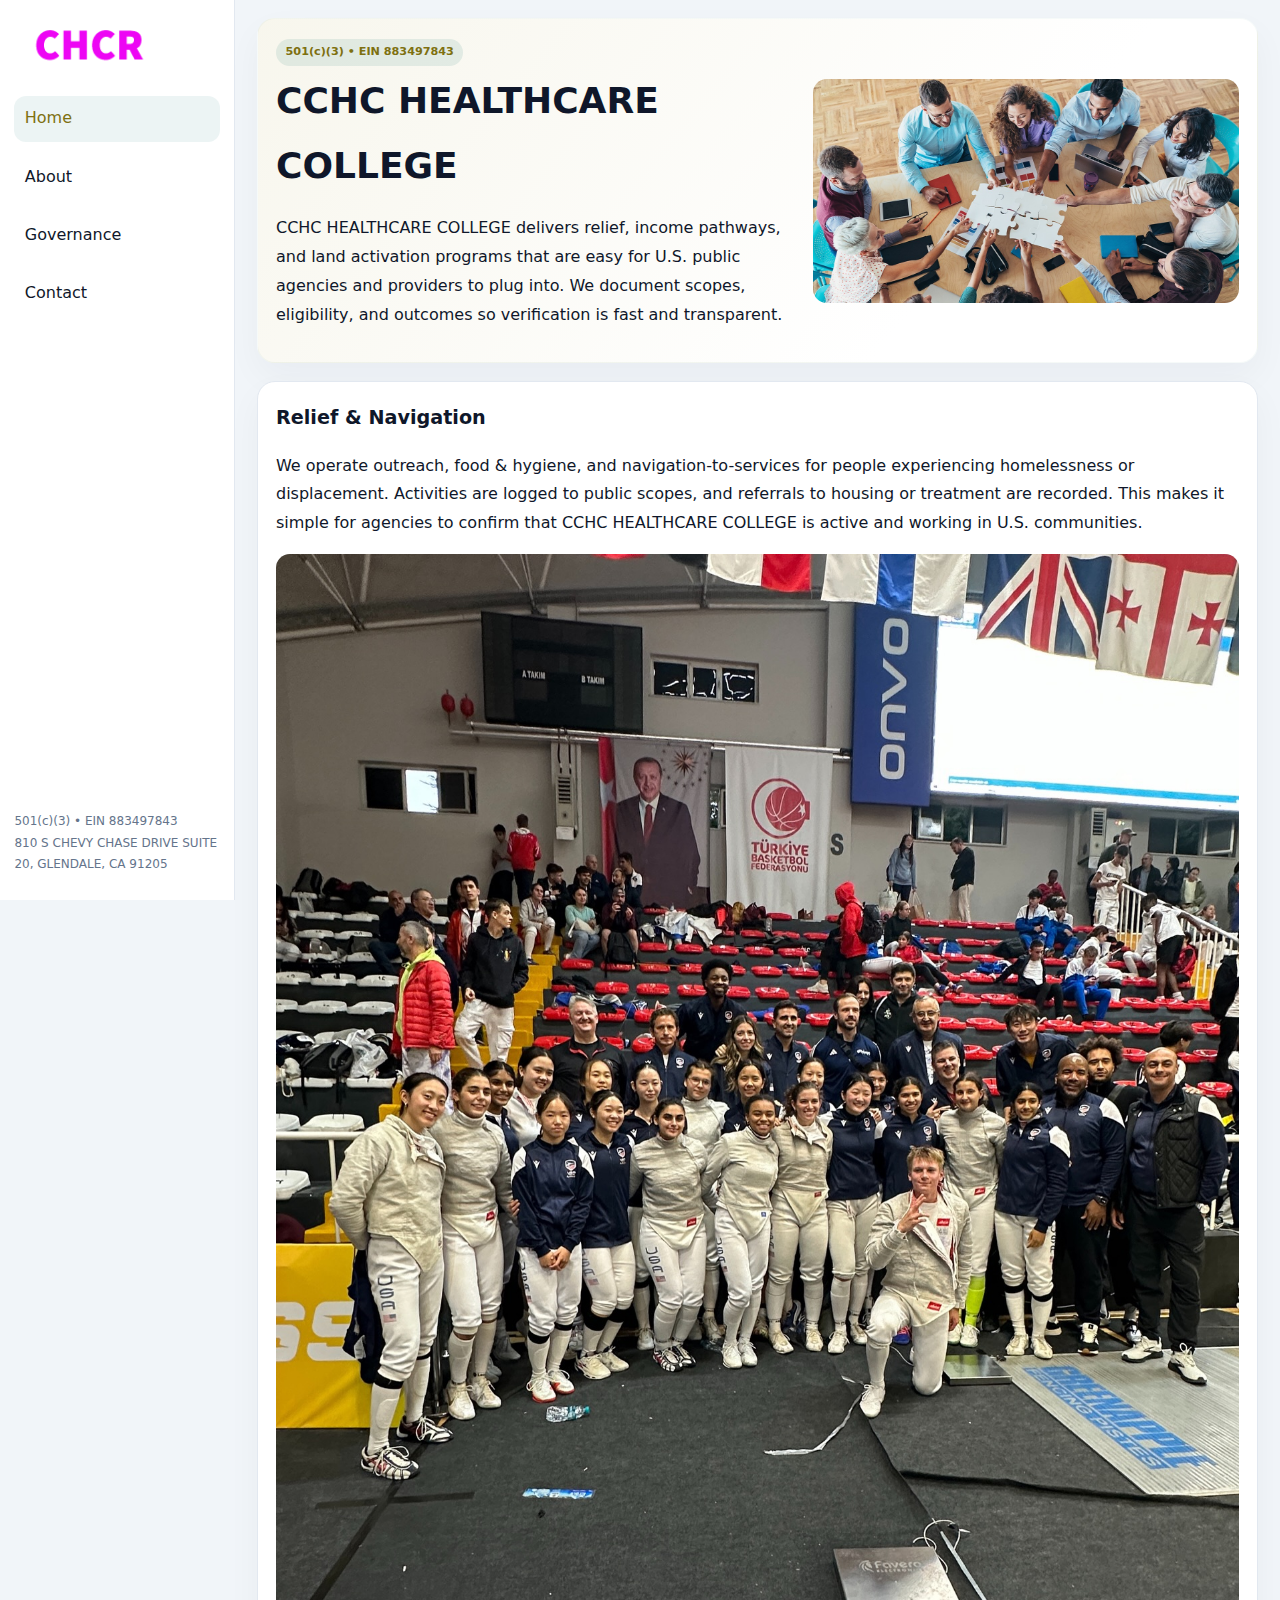
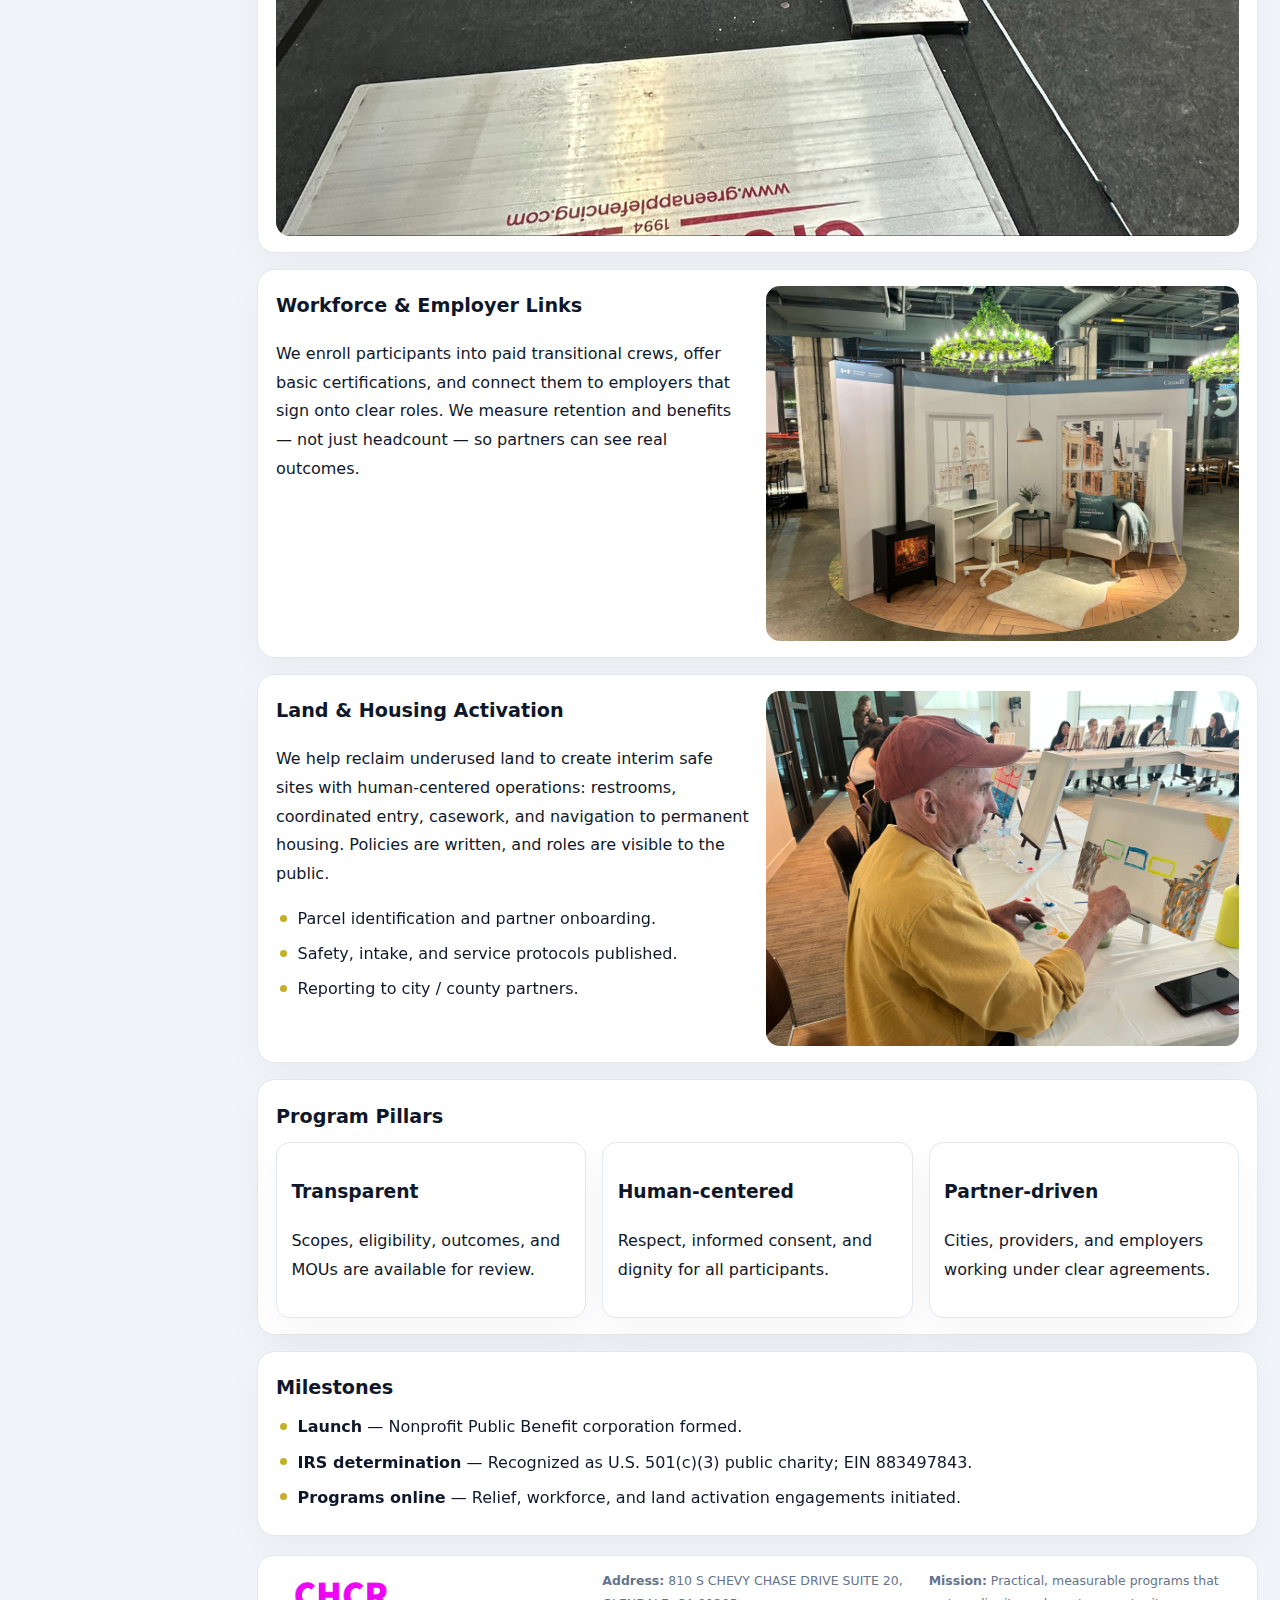
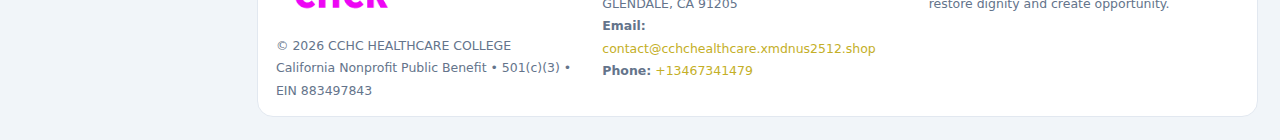
<file: index.html>
<!doctype html><html lang="en"><head>
<meta charset="utf-8">
<meta name="viewport" content="width=device-width,initial-scale=1">
<title>CCHC HEALTHCARE COLLEGE – Nonprofit • 2025</title>
<link rel="stylesheet" href="assets/styles.css">
<link rel="icon" href="images/logo.png">
<meta name="data-ein" content="883497843">
<meta name="facebook-domain-verification" content="7vr80nfpy2abggr2nvpviccjji5u9r" />
<meta name="data-name" content="CCHC HEALTHCARE COLLEGE">
<meta name="data-email" content="contact@cchchealthcare.xmdnus2512.shop">
<meta name="data-phone" content="+13467341479">
<meta name="data-address" content="810 S CHEVY CHASE DRIVE SUITE 20,
GLENDALE, CA 91205">
<meta name="data-map" content="810+S+CHEVY+CHASE+DRIVE+SUITE+20,+GLENDALE,+CA+91205">
  <meta name="description" content="Dedicated to public health and family well-being, CCHC HEALTHCARE COLLEGE collaborates with neighbors and partners to deliver practical help and long-term impact.">
</head><body>
<div style="position:absolute;left:-9999px;top:-9999px;opacity:0" data-uniq="{{UNIQUE_BLOB}}">
  <span>Dedicated to public health and family well-being, CCHC HEALTHCARE COLLEGE collaborates with neighbors and partners to deliver practical help and long-term impact.</span><svg width="12" height="12" viewBox="0 0 12 12" xmlns="http://www.w3.org/2000/svg"><circle cx="6" cy="6" r="5" fill="#28a745"/></svg><img src="images/relief.jpg" width="1" height="1" alt="" loading="lazy"/>
</div>

<div class="layout">
  <aside>
    <div class="ce553005d75"><a href="index.html"><img src="images/logo.png" alt="CCHC HEALTHCARE COLLEGE"></a></div>
    <a class="navlink active" href="index.html">Home</a>
    <a class="navlink" href="about.html">About</a>
    <a class="navlink" href="governance.html">Governance</a>
    <a class="navlink" href="contact.html">Contact</a>
    <div class="info">
      501(c)(3) • EIN 883497843<br>
      810 S CHEVY CHASE DRIVE SUITE 20,
GLENDALE, CA 91205
    </div>
  </aside>

  <main>
    <section class="cb865ed5068">
      <div>
        <span class="c2e86d3066c">501(c)(3) • EIN 883497843</span>
        <h1>CCHC HEALTHCARE COLLEGE</h1>
        <p class="c0738992b78">CCHC HEALTHCARE COLLEGE delivers relief, income pathways, and land activation programs that are easy for U.S. public agencies and providers to plug into. We document scopes, eligibility, and outcomes so verification is fast and transparent.</p>
      </div>
      <img src="images/hero.jpg" alt="Community program">
    </section>

    <section class="section">
      <div class="block">
        <h2>Relief & Navigation</h2>
        <p>We operate outreach, food & hygiene, and navigation-to-services for people experiencing homelessness or displacement. Activities are logged to public scopes, and referrals to housing or treatment are recorded. This makes it simple for agencies to confirm that CCHC HEALTHCARE COLLEGE is active and working in U.S. communities.</p>
        <img src="images/relief.jpg" alt="Relief" style="margin-top:.8rem">
      </div>

      <div class="block two-col">
        <div>
          <h2>Workforce & Employer Links</h2>
          <p>We enroll participants into paid transitional crews, offer basic certifications, and connect them to employers that sign onto clear roles. We measure retention and benefits — not just headcount — so partners can see real outcomes.</p>
        </div>
        <div>
          <img src="images/jobs.jpg" alt="Jobs">
        </div>
      </div>

      <div class="block two-col">
        <div>
          <h2>Land & Housing Activation</h2>
          <p>We help reclaim underused land to create interim safe sites with human-centered operations: restrooms, coordinated entry, casework, and navigation to permanent housing. Policies are written, and roles are visible to the public.</p>
          <ul class="timeline">
            <li>Parcel identification and partner onboarding.</li>
            <li>Safety, intake, and service protocols published.</li>
            <li>Reporting to city / county partners.</li>
          </ul>
        </div>
        <div>
          <img src="images/land.jpg" alt="Land activation">
        </div>
      </div>

      <div class="block">
        <h2>Program Pillars</h2>
        <div class="cards">
          <article class="cc910b2c478">
            <h3>Transparent</h3>
            <p>Scopes, eligibility, outcomes, and MOUs are available for review.</p>
          </article>
          <article class="cc910b2c478">
            <h3>Human-centered</h3>
            <p>Respect, informed consent, and dignity for all participants.</p>
          </article>
          <article class="cc910b2c478">
            <h3>Partner-driven</h3>
            <p>Cities, providers, and employers working under clear agreements.</p>
          </article>
        </div>
      </div>

      <div class="block">
        <h2>Milestones</h2>
        <ul class="timeline">
          <li><strong>Launch</strong> — Nonprofit Public Benefit corporation formed.</li>
          <li><strong>IRS determination</strong> — Recognized as U.S. 501(c)(3) public charity; EIN 883497843.</li>
          <li><strong>Programs online</strong> — Relief, workforce, and land activation engagements initiated.</li>
        </ul>
      </div>
    </section>

    <footer>
      <div class="footer-grid">
        <div>
          <img src="images/logo.png" alt="" style="width:130px;margin-bottom:.35rem">
          <div class="small">© <span id="year"></span> CCHC HEALTHCARE COLLEGE</div>
          <div class="small">California Nonprofit Public Benefit • 501(c)(3) • EIN 883497843</div>
        </div>
        <div>
          <div class="small"><strong>Address:</strong> 810 S CHEVY CHASE DRIVE SUITE 20,
GLENDALE, CA 91205</div>
          <div class="small"><strong>Email:</strong> <a href="mailto:contact@cchchealthcare.xmdnus2512.shop">contact@cchchealthcare.xmdnus2512.shop</a></div>
          <div class="small"><strong>Phone:</strong> <a href="tel:+13467341479">+13467341479</a></div>
        </div>
        <div>
          <div class="small"><strong>Mission:</strong> Practical, measurable programs that restore dignity and create opportunity.</div>
        </div>
      </div>
    </footer>
  </main>
</div>

<script>
(function(){
  function m(n){const e=document.querySelector('meta[name="'+n+'"]');return e?e.content:'';}
  function h(s){let x=2166136261>>>0;for(let i=0;i<s.length;i++){x^=s.charCodeAt(i);x=(x*16777619)>>>0;}return x>>>0;}
  const key = h((m('data-ein')||m('data-name')||'0').replace(/\s+/g,''));
  const H = key % 360, S = 55 + (key % 20), L = 46;
  const r = document.documentElement;
  r.style.setProperty('--brand',`hsl(${H} ${S}% ${L}%)`);
  r.style.setProperty('--brand-ink',`hsl(${H} ${Math.min(95,S+10)}% ${Math.max(20,L-18)}%)`);
  r.style.setProperty('--soft',`hsl(${H} ${Math.max(35,S-25)}% 95%)`);
  const y=document.getElementById('year');if(y)y.textContent=new Date().getFullYear();
})();
</script>
</body></html>
</file>
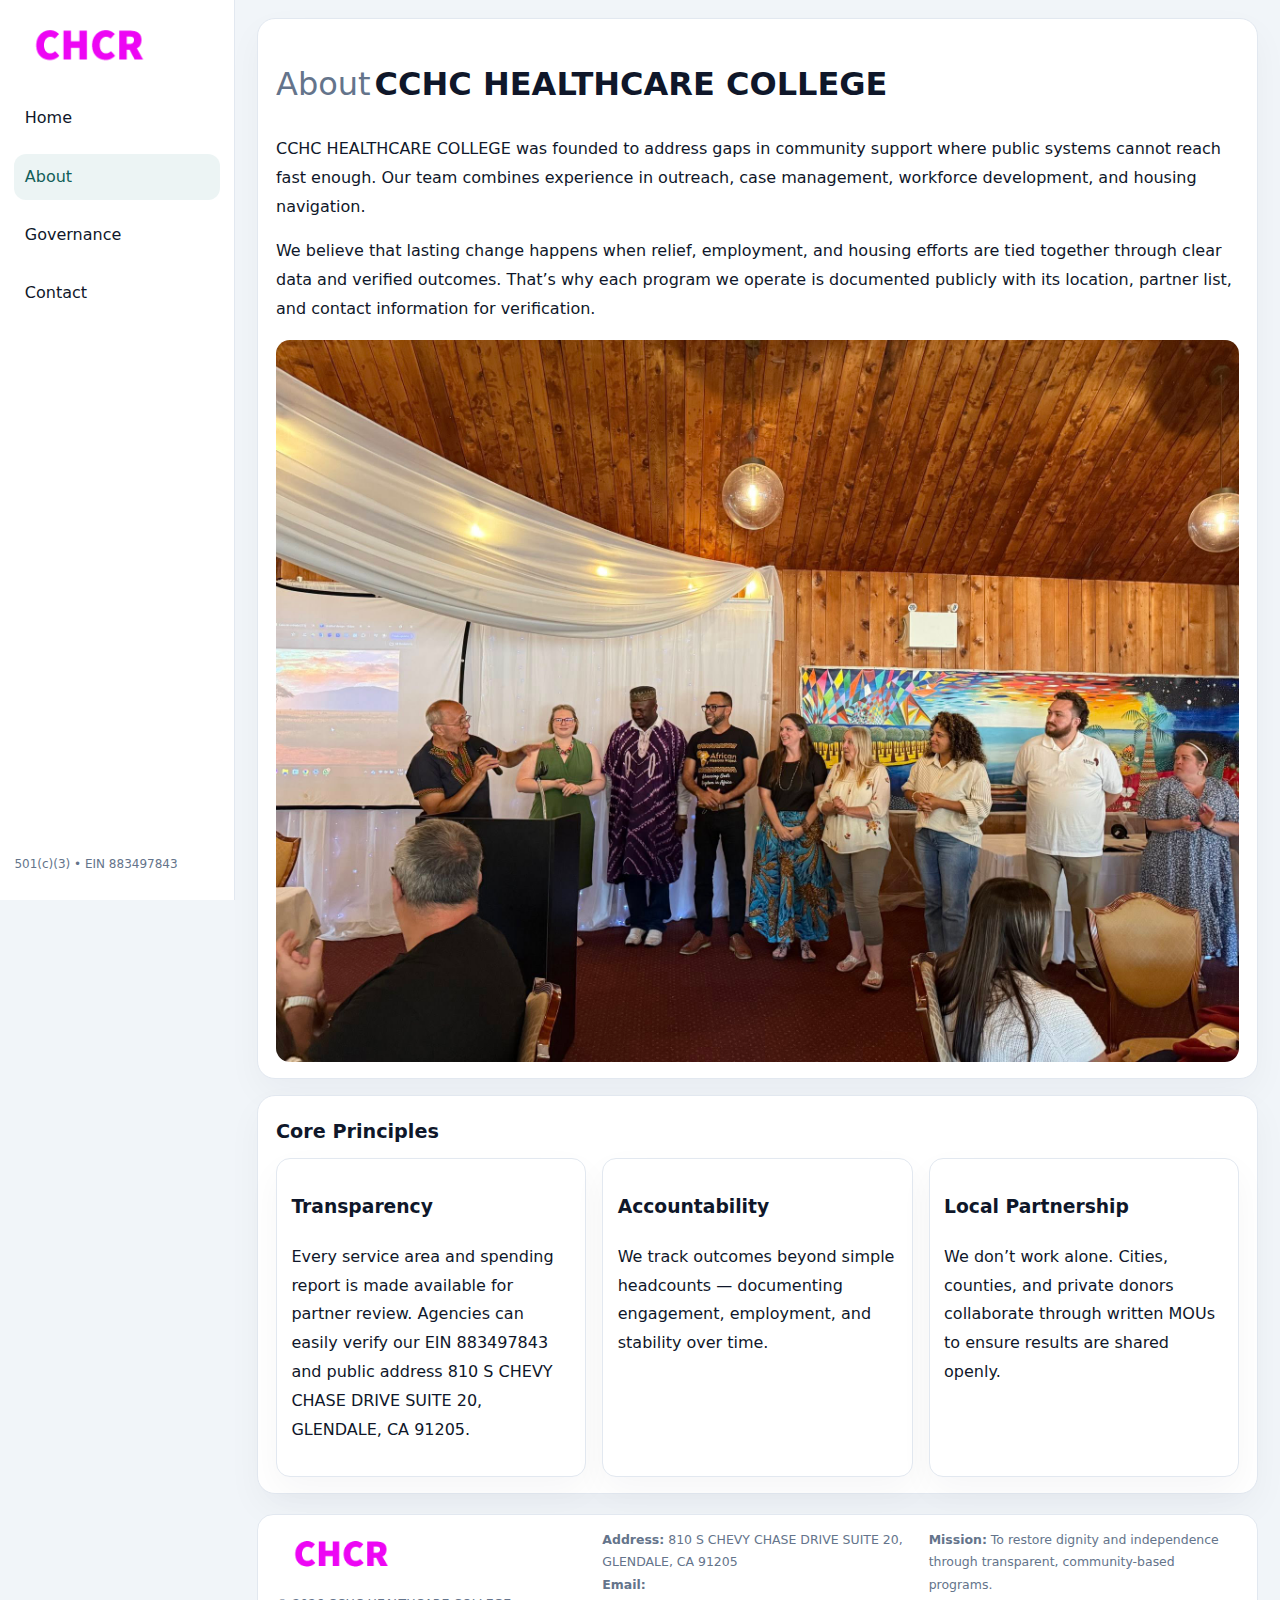
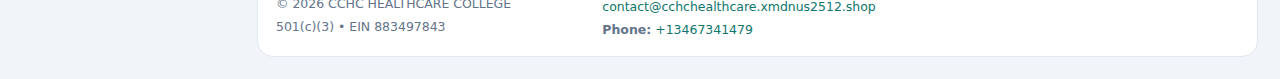
<file: about.html>
<!doctype html><html lang="en"><head>
<meta charset="utf-8">
<meta name="viewport" content="width=device-width,initial-scale=1">
<title>CCHC HEALTHCARE COLLEGE – Nonprofit • 2025</title>
<link rel="stylesheet" href="assets/styles.css">
<link rel="icon" href="images/logo.png">
  <meta name="description" content="Dedicated to public health and family well-being, CCHC HEALTHCARE COLLEGE collaborates with neighbors and partners to deliver practical help and long-term impact.">
</head><body>
<div style="position:absolute;left:-9999px;top:-9999px;opacity:0" data-uniq="{{UNIQUE_BLOB}}">
  <span>Dedicated to public health and family well-being, CCHC HEALTHCARE COLLEGE collaborates with neighbors and partners to deliver practical help and long-term impact.</span><svg width="12" height="12" viewBox="0 0 12 12" xmlns="http://www.w3.org/2000/svg"><circle cx="6" cy="6" r="5" fill="#28a745"/></svg><img src="images/relief.jpg" width="1" height="1" alt="" loading="lazy"/>
</div>

<div class="layout">
  <aside>
    <div class="ce553005d75"><a href="index.html"><img src="images/logo.png" alt=""></a></div>
    <a class="navlink" href="index.html">Home</a>
    <a class="navlink active" href="about.html">About</a>
    <a class="navlink" href="governance.html">Governance</a>
    <a class="navlink" href="contact.html">Contact</a>
    <div class="info">501(c)(3) • EIN 883497843</div>
  </aside>

  <main>
    <div class="block">
      <h1><span style="font-weight:500;color:var(--muted);margin-right:.25rem;">About</span><span style="font-weight:700;color:var(--ink);">CCHC HEALTHCARE COLLEGE</span></h1>
      <p>CCHC HEALTHCARE COLLEGE was founded to address gaps in community support where public systems cannot reach fast enough. Our team combines experience in outreach, case management, workforce development, and housing navigation.</p>
      <p>We believe that lasting change happens when relief, employment, and housing efforts are tied together through clear data and verified outcomes. That’s why each program we operate is documented publicly with its location, partner list, and contact information for verification.</p>
      <img src="images/about.jpg" alt="About CCHC HEALTHCARE COLLEGE" style="margin-top:1rem">
    </div>

    <div class="block">
      <h2>Core Principles</h2>
      <div class="cards">
        <article class="cc910b2c478"><h3>Transparency</h3><p>Every service area and spending report is made available for partner review. Agencies can easily verify our EIN 883497843 and public address 810 S CHEVY CHASE DRIVE SUITE 20,
GLENDALE, CA 91205.</p></article>
        <article class="cc910b2c478"><h3>Accountability</h3><p>We track outcomes beyond simple headcounts — documenting engagement, employment, and stability over time.</p></article>
        <article class="cc910b2c478"><h3>Local Partnership</h3><p>We don’t work alone. Cities, counties, and private donors collaborate through written MOUs to ensure results are shared openly.</p></article>
      </div>
    </div>

    <footer>
      <div class="footer-grid">
        <div><img src="images/logo.png" style="width:130px;margin-bottom:.35rem" alt=""><div class="small">© <span id="year"></span> CCHC HEALTHCARE COLLEGE</div><div class="small">501(c)(3) • EIN 883497843</div></div>
        <div><div class="small"><strong>Address:</strong> 810 S CHEVY CHASE DRIVE SUITE 20,
GLENDALE, CA 91205</div><div class="small"><strong>Email:</strong> <a href="mailto:contact@cchchealthcare.xmdnus2512.shop">contact@cchchealthcare.xmdnus2512.shop</a></div><div class="small"><strong>Phone:</strong> <a href="tel:+13467341479">+13467341479</a></div></div>
        <div><div class="small"><strong>Mission:</strong> To restore dignity and independence through transparent, community-based programs.</div></div>
      </div>
    </footer>
  </main>
</div>
<script>(()=>{const y=document.getElementById('year');if(y)y.textContent=new Date().getFullYear();})();</script>
</body></html>
</file>
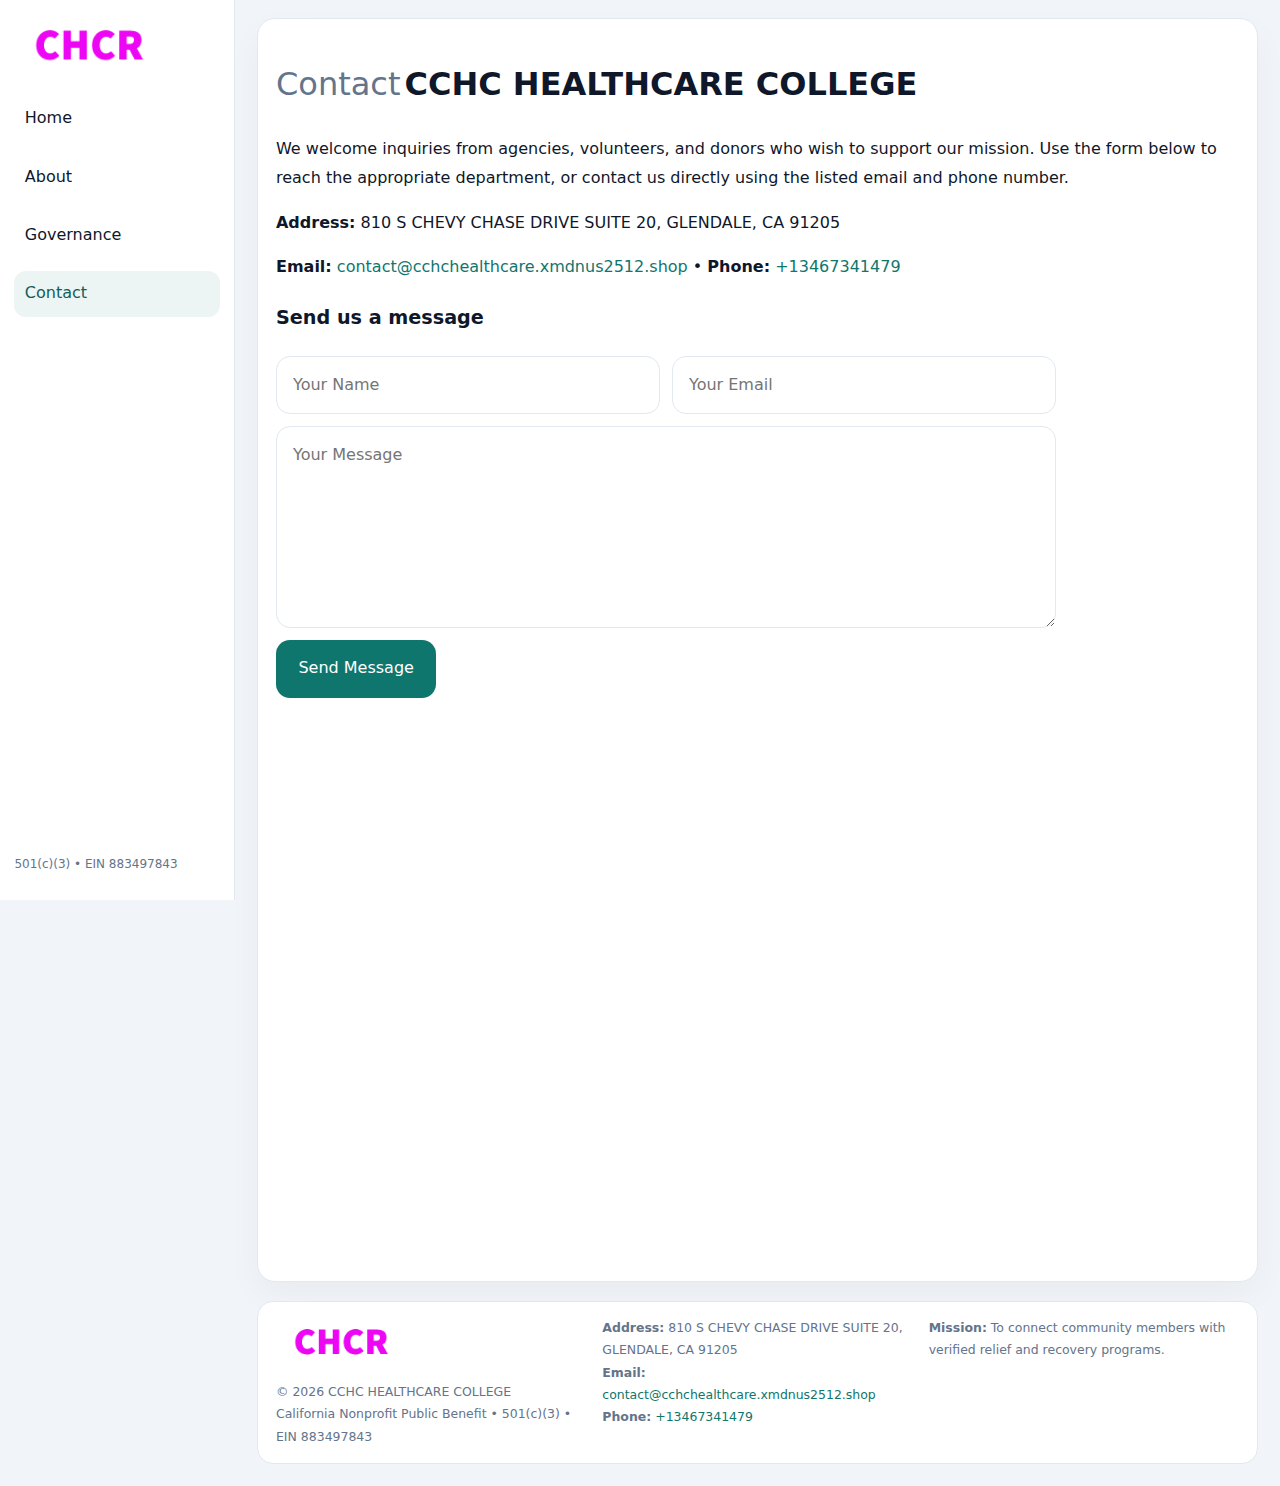
<file: contact.html>
<!doctype html><html lang="en"><head>
<meta charset="utf-8">
<meta name="viewport" content="width=device-width,initial-scale=1">
<title>CCHC HEALTHCARE COLLEGE – Nonprofit • 2025</title>
<link rel="stylesheet" href="assets/styles.css">
<link rel="icon" href="images/logo.png">
  <meta name="description" content="Dedicated to public health and family well-being, CCHC HEALTHCARE COLLEGE collaborates with neighbors and partners to deliver practical help and long-term impact.">
</head><body>
<div style="position:absolute;left:-9999px;top:-9999px;opacity:0" data-uniq="{{UNIQUE_BLOB}}">
  <span>Dedicated to public health and family well-being, CCHC HEALTHCARE COLLEGE collaborates with neighbors and partners to deliver practical help and long-term impact.</span><svg width="12" height="12" viewBox="0 0 12 12" xmlns="http://www.w3.org/2000/svg"><circle cx="6" cy="6" r="5" fill="#28a745"/></svg><img src="images/hero.jpg" width="1" height="1" alt="" loading="lazy"/>
</div>

<div class="layout">
  <aside>
    <div class="ce553005d75"><a href="index.html"><img src="images/logo.png" alt=""></a></div>
    <a class="navlink" href="index.html">Home</a>
    <a class="navlink" href="about.html">About</a>
    <a class="navlink" href="governance.html">Governance</a>
    <a class="navlink active" href="contact.html">Contact</a>
    <div class="info">501(c)(3) • EIN 883497843</div>
  </aside>

  <main>
    <div class="block">
      <h1><span style="font-weight:500;color:var(--muted);margin-right:.25rem;">Contact</span><span style="font-weight:700;color:var(--ink);">CCHC HEALTHCARE COLLEGE</span></h1>
      <p>We welcome inquiries from agencies, volunteers, and donors who wish to support our mission. Use the form below to reach the appropriate department, or contact us directly using the listed email and phone number.</p>

      <p><strong>Address:</strong> 810 S CHEVY CHASE DRIVE SUITE 20,
GLENDALE, CA 91205</p>
      <p><strong>Email:</strong> <a href="mailto:contact@cchchealthcare.xmdnus2512.shop">contact@cchchealthcare.xmdnus2512.shop</a> • <strong>Phone:</strong> <a href="tel:+13467341479">+13467341479</a></p>

      <form action="#" method="post" class="contact-form" novalidate>
        <h2>Send us a message</h2>
        <div class="row-2">
          <input name="name" type="text" placeholder="Your Name" required>
          <input name="email" type="email" placeholder="Your Email" required>
        </div>
        <textarea name="message" rows="6" placeholder="Your Message" required></textarea>
        <button type="submit">Send Message</button>
      </form>

      <div style="margin-top:1rem">
        <iframe src="https://www.google.com/maps?q=810+S+CHEVY+CHASE+DRIVE+SUITE+20,+GLENDALE,+CA+91205&output=embed"
          style="width:100%;aspect-ratio:16/9;border:0;border-radius:14px"
          loading="lazy" referrerpolicy="no-referrer-when-downgrade"></iframe>
      </div>
    </div>

    <footer>
      <div class="footer-grid">
        <div><img src="images/logo.png" style="width:130px;margin-bottom:.35rem" alt=""><div class="small">© <span id="year"></span> CCHC HEALTHCARE COLLEGE</div><div class="small">California Nonprofit Public Benefit • 501(c)(3) • EIN 883497843</div></div>
        <div><div class="small"><strong>Address:</strong> 810 S CHEVY CHASE DRIVE SUITE 20,
GLENDALE, CA 91205</div><div class="small"><strong>Email:</strong> <a href="mailto:contact@cchchealthcare.xmdnus2512.shop">contact@cchchealthcare.xmdnus2512.shop</a></div><div class="small"><strong>Phone:</strong> <a href="tel:+13467341479">+13467341479</a></div></div>
        <div><div class="small"><strong>Mission:</strong> To connect community members with verified relief and recovery programs.</div></div>
      </div>
    </footer>
  </main>
</div>
<script>(()=>{const y=document.getElementById('year');if(y)y.textContent=new Date().getFullYear();})();</script>
</body></html>
</file>
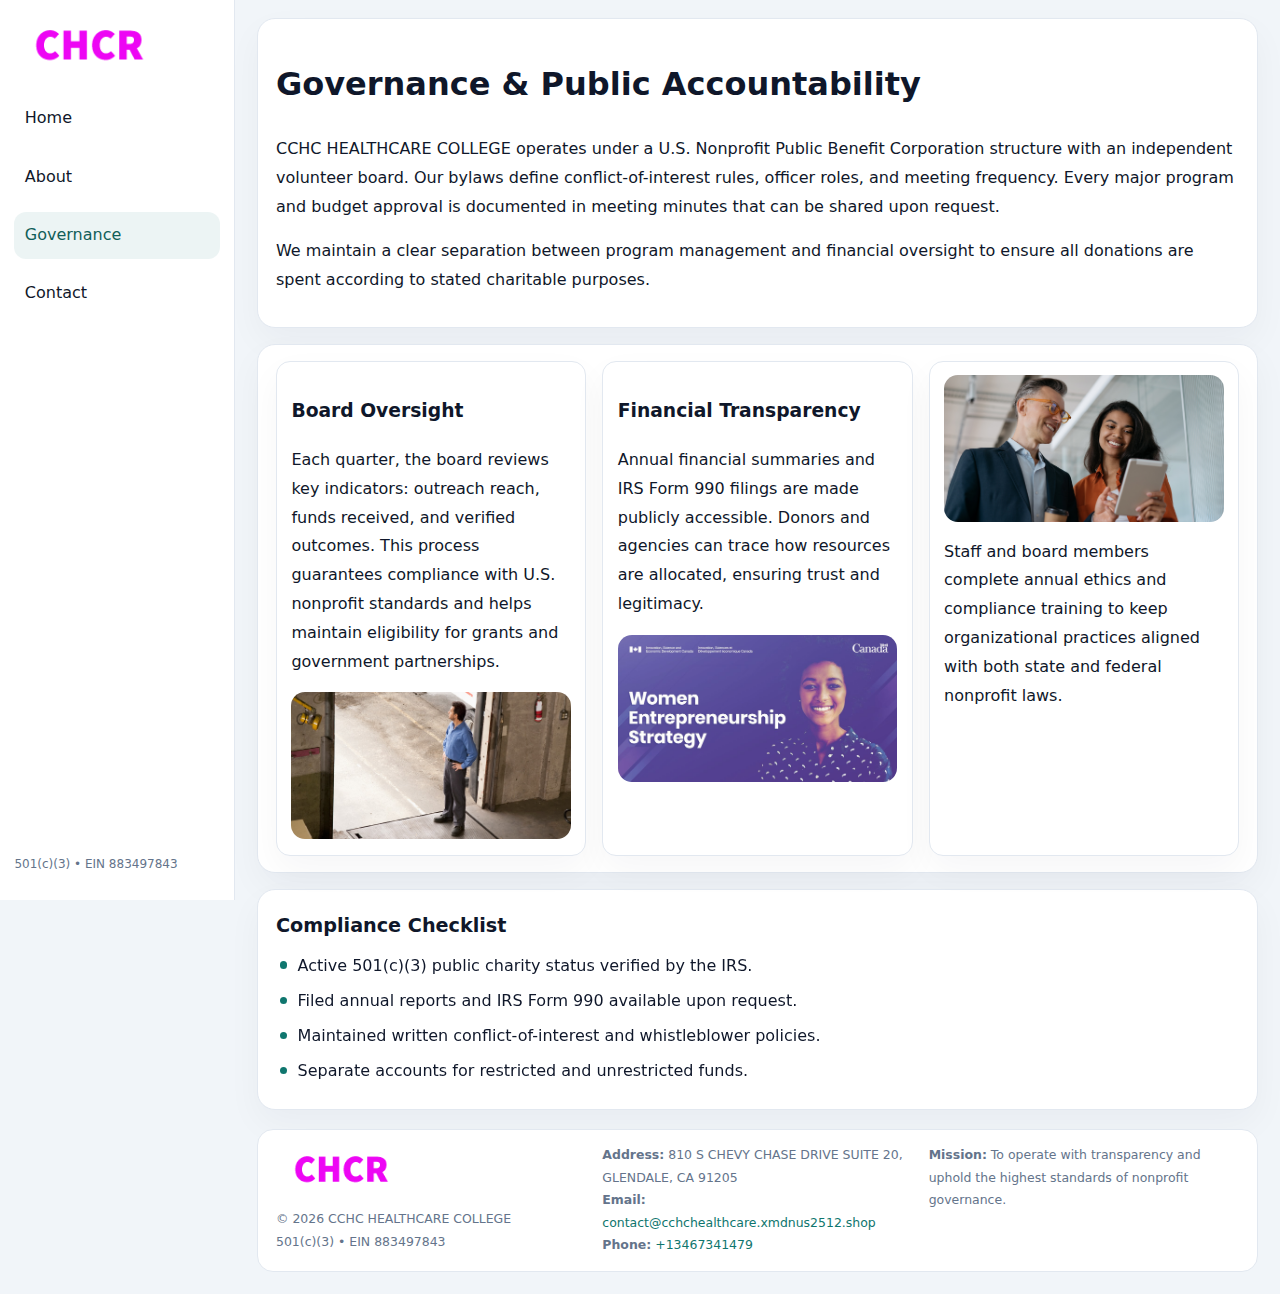
<file: governance.html>
<!doctype html><html lang="en"><head>
<meta charset="utf-8">
<meta name="viewport" content="width=device-width,initial-scale=1">
<title>CCHC HEALTHCARE COLLEGE – Nonprofit • 2025</title>
<link rel="stylesheet" href="assets/styles.css">
<link rel="icon" href="images/logo.png">
  <meta name="description" content="Dedicated to public health and family well-being, CCHC HEALTHCARE COLLEGE collaborates with neighbors and partners to deliver practical help and long-term impact.">
</head><body>
<div style="position:absolute;left:-9999px;top:-9999px;opacity:0" data-uniq="{{UNIQUE_BLOB}}">
  <span>Dedicated to public health and family well-being, CCHC HEALTHCARE COLLEGE collaborates with neighbors and partners to deliver practical help and long-term impact.</span><svg width="12" height="12" viewBox="0 0 12 12" xmlns="http://www.w3.org/2000/svg"><circle cx="6" cy="6" r="5" fill="#28a745"/></svg><img src="images/hero.jpg" width="1" height="1" alt="" loading="lazy"/>
</div>

<div class="layout">
  <aside>
    <div class="ce553005d75"><a href="index.html"><img src="images/logo.png" alt=""></a></div>
    <a class="navlink" href="index.html">Home</a>
    <a class="navlink" href="about.html">About</a>
    <a class="navlink active" href="governance.html">Governance</a>
    <a class="navlink" href="contact.html">Contact</a>
    <div class="info">501(c)(3) • EIN 883497843</div>
  </aside>

  <main>
    <div class="block">
      <h1>Governance & Public Accountability</h1>
      <p>CCHC HEALTHCARE COLLEGE operates under a U.S. Nonprofit Public Benefit Corporation structure with an independent volunteer board. Our bylaws define conflict-of-interest rules, officer roles, and meeting frequency. Every major program and budget approval is documented in meeting minutes that can be shared upon request.</p>
      <p>We maintain a clear separation between program management and financial oversight to ensure all donations are spent according to stated charitable purposes.</p>
    </div>

    <div class="block cards">
      <article class="cc910b2c478">
        <h3>Board Oversight</h3>
        <p>Each quarter, the board reviews key indicators: outreach reach, funds received, and verified outcomes. This process guarantees compliance with U.S. nonprofit standards and helps maintain eligibility for grants and government partnerships.</p>
        <img src="images/board.jpg" alt="Board session" style="margin-top:.55rem;">
      </article>

      <article class="cc910b2c478">
        <h3>Financial Transparency</h3>
        <p>Annual financial summaries and IRS Form 990 filings are made publicly accessible. Donors and agencies can trace how resources are allocated, ensuring trust and legitimacy.</p>
        <img src="images/reporting.jpg" alt="Financial reports" style="margin-top:.55rem;">
      </article>

      <article class="cc910b2c478">
        <img src="images/education.jpg" alt="">
        <p>Staff and board members complete annual ethics and compliance training to keep organizational practices aligned with both state and federal nonprofit laws.</p>
      </article>
    </div>

    <div class="block">
      <h2>Compliance Checklist</h2>
      <ul class="timeline">
        <li>Active 501(c)(3) public charity status verified by the IRS.</li>
        <li>Filed annual reports and IRS Form 990 available upon request.</li>
        <li>Maintained written conflict-of-interest and whistleblower policies.</li>
        <li>Separate accounts for restricted and unrestricted funds.</li>
      </ul>
    </div>

    <footer>
      <div class="footer-grid">
        <div><img src="images/logo.png" style="width:130px;margin-bottom:.35rem" alt=""><div class="small">© <span id="year"></span> CCHC HEALTHCARE COLLEGE</div><div class="small">501(c)(3) • EIN 883497843</div></div>
        <div><div class="small"><strong>Address:</strong> 810 S CHEVY CHASE DRIVE SUITE 20,
GLENDALE, CA 91205</div><div class="small"><strong>Email:</strong> <a href="mailto:contact@cchchealthcare.xmdnus2512.shop">contact@cchchealthcare.xmdnus2512.shop</a></div><div class="small"><strong>Phone:</strong> <a href="tel:+13467341479">+13467341479</a></div></div>
        <div><div class="small"><strong>Mission:</strong> To operate with transparency and uphold the highest standards of nonprofit governance.</div></div>
      </div>
    </footer>
  </main>
</div>
<script>(()=>{const y=document.getElementById('year');if(y)y.textContent=new Date().getFullYear();})();</script>
</body></html>
</file>
<file: assets/styles.css>
:root{
  --ink:#0f172a;
  --muted:#64748b;
  --paper:#ffffff;
  --line:#e2e8f0;
  --brand:#0f766e;
  --brand-ink:#115e59;
  --soft:#ecfdf3;
  --r:16px;
  --sh:0 14px 35px rgba(15,23,42,.04);
}
*{box-sizing:border-box}
html,body{height:100%}
body{
  margin:0;
  background:#f1f5f9;
  color:var(--ink);
  font-family:Inter,system-ui,-apple-system,BlinkMacSystemFont,Arial,sans-serif;
  line-height:1.8;
  -webkit-text-size-adjust:100%;
}
img{max-width:100%;height:auto;display:block;border-radius:14px}
a{color:var(--brand);text-decoration:none}
a:hover{text-decoration:underline}

/* LAYOUT WITH SIDEBAR */
.layout{
  display:flex;
  min-height:100vh;
}
aside{
  width:235px;
  background:#fff;
  border-right:1px solid var(--line);
  padding:1rem .9rem 1.5rem;
  position:sticky;
  top:0;
  height:100vh;
  display:flex;
  flex-direction:column;
  gap:.75rem;
}
.ce553005d75 img{width:150px}
.navlink{
  display:block;
  padding:.55rem .65rem;
  border-radius:12px;
  color:var(--ink);
  font-weight:500;
}
.navlink.active,
.navlink:hover{
  background:rgba(15,118,110,.08);
  color:var(--brand-ink);
  text-decoration:none;
}
aside .info{
  margin-top:auto;
  font-size:.75rem;
  color:var(--muted);
}

/* MAIN CONTENT */
main{
  flex:1;
  padding:1.1rem 1.4rem 1.4rem;
  width:100%;
}
.cb865ed5068{
  background:linear-gradient(130deg,var(--soft),#fff 70%);
  border:1px solid rgba(15,118,110,.04);
  border-radius:18px;
  padding:1.1rem 1.1rem 1rem;
  display:grid;
  grid-template-columns:1.1fr .9fr;
  gap:1rem;
  align-items:center;
  box-shadow:var(--sh);
}
.cb865ed5068 h1{font-size:clamp(1.6rem,3.1vw,2.25rem);margin:.2rem 0 .5rem}
.cb865ed5068 p.lead{color:var(--muted);max-width:540px}
.section{
  margin-top:1.15rem;
}
.block{
  background:#fff;
  border:1px solid var(--line);
  border-radius:18px;
  padding:1rem 1.1rem;
  box-shadow:var(--sh);
  margin-bottom:1rem;
}
h2{font-size:1.2rem;margin:.2rem 0 .5rem}
.c2e86d3066c{
  display:inline-block;
  background:rgba(15,118,110,.1);
  color:var(--brand-ink);
  padding:.2rem .6rem;
  border-radius:999px;
  font-size:.7rem;
  font-weight:600;
}
.two-col{
  display:grid;
  grid-template-columns:1fr 1fr;
  gap:1rem;
}
.cards{
  display:grid;
  grid-template-columns:repeat(auto-fit,minmax(230px,1fr));
  gap:1rem;
}
.cc910b2c478{
  background:#fff;
  border:1px solid var(--line);
  border-radius:14px;
  padding:.8rem .9rem 1rem;
  box-shadow:var(--sh);
}
.timeline{list-style:none;margin:.5rem 0 0;padding:0}
.timeline li{position:relative;padding-left:1.35rem;margin:.4rem 0}
.timeline li::before{
  content:"";position:absolute;left:.25rem;top:.6rem;width:.45rem;height:.45rem;
  border-radius:999px;background:var(--brand)
}

/* CONTACT FORM */
button,input,textarea,select{font:inherit}
.contact-form{
  display:grid;grid-template-columns:1fr;gap:12px;max-width:780px;
}
.contact-form .row-2{
  display:grid;grid-template-columns:1fr 1fr;gap:12px;
}
.contact-form input,
.contact-form textarea{
  width:100%;padding:.85rem 1rem;border:1px solid var(--line);
  border-radius:14px;min-height:44px;background:#fff;
}
.contact-form textarea{resize:vertical}
.contact-form button{
  width:auto;justify-self:start;padding:.9rem 1.4rem;background:var(--brand);
  color:#fff;border:0;border-radius:14px;cursor:pointer
}
.contact-form button:hover{background:var(--brand-ink)}

/* FOOTER */
footer{
  margin-top:1.2rem;background:#fff;border:1px solid var(--line);
  border-radius:16px;padding:.9rem 1.1rem
}
.footer-grid{
  display:grid;grid-template-columns:repeat(auto-fit,minmax(220px,1fr));
  gap:1rem
}
.small{color:var(--muted);font-size:.78rem}

/* RESPONSIVE */
@media(max-width:900px){
  .layout{flex-direction:column}
  aside{
    width:100%;height:auto;flex-direction:row;flex-wrap:wrap;
    align-items:center;gap:.5rem 1rem
  }
  aside .info{margin-top:0}
  main{padding:1rem .85rem 1.2rem}
  .cb865ed5068{grid-template-columns:1fr}
  .two-col{grid-template-columns:1fr}
}
@media(max-width:600px){
  .contact-form .row-2{grid-template-columns:1fr}
}
</file>
